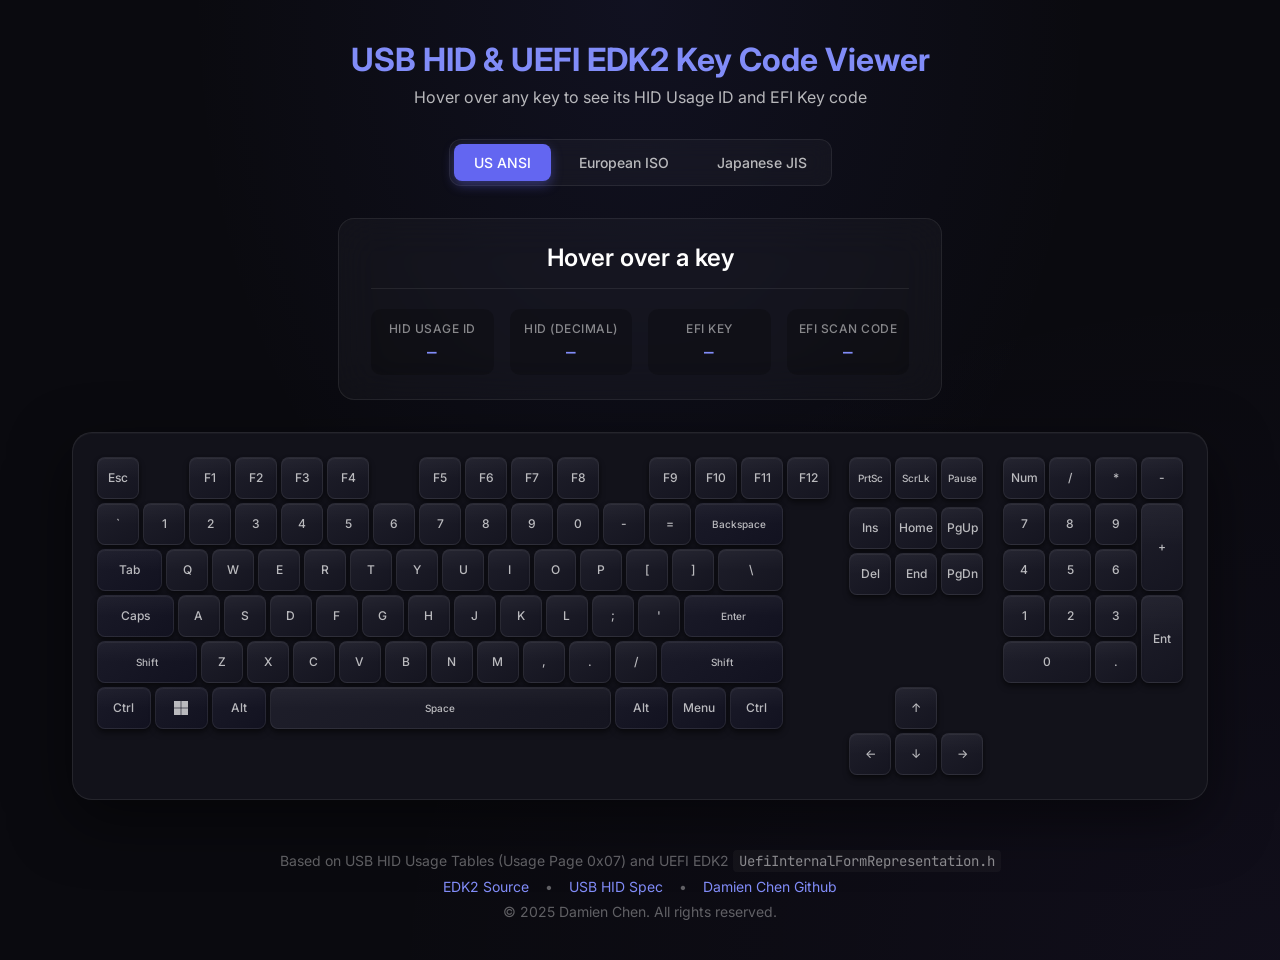
<file: index.html>
<!DOCTYPE html>
<html lang="en">

<head>
    <meta charset="UTF-8">
    <meta name="viewport" content="width=device-width, initial-scale=1.0">
    <title>USB HID & UEFI EDK2 Keyboard Code Viewer</title>
    <meta name="description"
        content="Interactive USB HID keyboard code viewer with UEFI EDK2 EFI key code mapping. Supports US ANSI, Japanese JIS, and European ISO layouts.">
    <link rel="stylesheet" href="index.css">
    <link rel="preconnect" href="https://fonts.googleapis.com">
    <link rel="preconnect" href="https://fonts.gstatic.com" crossorigin>
    <link
        href="https://fonts.googleapis.com/css2?family=Inter:wght@300;400;500;600;700&family=JetBrains+Mono:wght@400;500;600&display=swap"
        rel="stylesheet">
</head>

<body>
    <div class="container">
        <header class="header">
            <h1>USB HID & UEFI EDK2 Key Code Viewer</h1>
            <p class="subtitle">Hover over any key to see its HID Usage ID and EFI Key code</p>
        </header>

        <div class="layout-switcher">
            <button class="layout-btn active" data-layout="ansi">US ANSI</button>
            <button class="layout-btn" data-layout="iso">European ISO</button>
            <button class="layout-btn" data-layout="jis">Japanese JIS</button>
        </div>

        <div class="info-panel" id="infoPanel">
            <div class="info-header">
                <span class="info-key-name" id="keyName">Hover over a key</span>
            </div>
            <div class="info-grid">
                <div class="info-item">
                    <span class="info-label">HID Usage ID</span>
                    <span class="info-value" id="hidCode">—</span>
                </div>
                <div class="info-item">
                    <span class="info-label">HID (Decimal)</span>
                    <span class="info-value" id="hidDec">—</span>
                </div>
                <div class="info-item">
                    <span class="info-label">EFI Key</span>
                    <span class="info-value" id="efiKey">—</span>
                </div>
                <div class="info-item">
                    <span class="info-label">EFI Scan Code</span>
                    <span class="info-value" id="efiScan">—</span>
                </div>
            </div>
        </div>

        <div class="keyboard-wrapper">
            <div class="keyboard" id="keyboard">
                <!-- Keyboard will be generated by JavaScript -->
            </div>
        </div>

        <footer class="footer">
            <p>Based on USB HID Usage Tables (Usage Page 0x07) and UEFI EDK2
                <code>UefiInternalFormRepresentation.h</code>
            </p>
            <p class="source-links">
                <a href="https://github.com/tianocore/edk2" target="_blank">EDK2 Source</a>
                <span class="separator">•</span>
                <a href="https://www.usb.org/hid" target="_blank">USB HID Spec</a>
                <span class="separator">•</span>
                <a href="https://github.com/Damien-Chen" target="_blank">Damien Chen Github</a>
            </p>
            <p style="margin-top: 8px;">&copy; 2025 Damien Chen. All rights reserved.</p>
        </footer>
    </div>

    <script src="index.js"></script>
</body>

</html>
</file>
<file: index.css>
/* ============================================
   CSS Variables & Design Tokens
   ============================================ */
:root {
    /* Colors */
    --bg-primary: #0a0a0f;
    --bg-secondary: #12121a;
    --bg-tertiary: #1a1a25;
    --surface: rgba(255, 255, 255, 0.03);
    --surface-hover: rgba(255, 255, 255, 0.08);
    --border: rgba(255, 255, 255, 0.08);
    --border-hover: rgba(255, 255, 255, 0.15);

    --text-primary: #ffffff;
    --text-secondary: rgba(255, 255, 255, 0.7);
    --text-tertiary: rgba(255, 255, 255, 0.5);
    --text-muted: rgba(255, 255, 255, 0.35);

    --accent-primary: #6366f1;
    --accent-secondary: #818cf8;
    --accent-glow: rgba(99, 102, 241, 0.4);

    --key-bg: linear-gradient(145deg, #1e1e2a, #151520);
    --key-bg-hover: linear-gradient(145deg, #2a2a3a, #1a1a28);
    --key-shadow: 0 4px 6px rgba(0, 0, 0, 0.4),
        0 1px 3px rgba(0, 0, 0, 0.3),
        inset 0 1px 0 rgba(255, 255, 255, 0.05);
    --key-shadow-hover: 0 8px 16px rgba(99, 102, 241, 0.2),
        0 4px 8px rgba(0, 0, 0, 0.3),
        inset 0 1px 0 rgba(255, 255, 255, 0.1);

    /* Typography */
    --font-primary: 'Inter', -apple-system, BlinkMacSystemFont, sans-serif;
    --font-mono: 'JetBrains Mono', 'Fira Code', monospace;

    /* Sizing */
    --key-size: 48px;
    --key-gap: 4px;
    --key-radius: 8px;
    --section-gap: 20px;

    /* Transitions */
    --transition-fast: 150ms ease;
    --transition-normal: 250ms ease;
    --transition-smooth: 350ms cubic-bezier(0.4, 0, 0.2, 1);
}

/* ============================================
   Base Styles
   ============================================ */
*,
*::before,
*::after {
    box-sizing: border-box;
    margin: 0;
    padding: 0;
}

html {
    font-size: 16px;
    -webkit-font-smoothing: antialiased;
    -moz-osx-font-smoothing: grayscale;
}

body {
    font-family: var(--font-primary);
    background: var(--bg-primary);
    color: var(--text-primary);
    min-height: 100vh;
    overflow-x: auto;
    background-image:
        radial-gradient(ellipse at top, rgba(99, 102, 241, 0.08) 0%, transparent 50%),
        radial-gradient(ellipse at bottom right, rgba(139, 92, 246, 0.05) 0%, transparent 50%);
}

.container {
    max-width: 1600px;
    margin: 0 auto;
    padding: 40px 20px;
    display: flex;
    flex-direction: column;
    align-items: center;
    gap: 32px;
}

/* ============================================
   Header
   ============================================ */
.header {
    text-align: center;
}

.header h1 {
    font-size: 2rem;
    font-weight: 700;
    color: var(--accent-secondary);
    margin-bottom: 8px;
}

.subtitle {
    color: var(--text-secondary);
    font-size: 1rem;
    font-weight: 400;
}

/* ============================================
   Layout Switcher
   ============================================ */
.layout-switcher {
    display: flex;
    gap: 8px;
    padding: 4px;
    background: var(--surface);
    border: 1px solid var(--border);
    border-radius: 12px;
    backdrop-filter: blur(10px);
}

.layout-btn {
    padding: 10px 20px;
    border: none;
    background: transparent;
    color: var(--text-secondary);
    font-family: var(--font-primary);
    font-size: 0.875rem;
    font-weight: 500;
    border-radius: 8px;
    cursor: pointer;
    transition: var(--transition-fast);
}

.layout-btn:hover {
    color: var(--text-primary);
    background: var(--surface-hover);
}

.layout-btn.active {
    background: var(--accent-primary);
    color: var(--text-primary);
    box-shadow: 0 4px 12px var(--accent-glow);
}

/* ============================================
   Info Panel
   ============================================ */
.info-panel {
    background: var(--surface);
    border: 1px solid var(--border);
    border-radius: 16px;
    padding: 24px 32px;
    backdrop-filter: blur(20px);
    min-width: 500px;
    transition: var(--transition-smooth);
}

.info-panel.active {
    border-color: var(--accent-primary);
    box-shadow: 0 0 40px var(--accent-glow);
}

.info-header {
    text-align: center;
    margin-bottom: 20px;
    padding-bottom: 16px;
    border-bottom: 1px solid var(--border);
}

.info-key-name {
    font-size: 1.5rem;
    font-weight: 600;
    color: var(--text-primary);
}

.info-grid {
    display: grid;
    grid-template-columns: repeat(4, 1fr);
    gap: 16px;
}

.info-item {
    display: flex;
    flex-direction: column;
    align-items: center;
    gap: 6px;
    padding: 12px;
    background: rgba(0, 0, 0, 0.2);
    border-radius: 10px;
}

.info-label {
    font-size: 0.75rem;
    font-weight: 500;
    color: var(--text-tertiary);
    text-transform: uppercase;
    letter-spacing: 0.5px;
}

.info-value {
    font-family: var(--font-mono);
    font-size: 1rem;
    font-weight: 600;
    color: var(--accent-secondary);
}

/* ============================================
   Keyboard Wrapper & Sections
   ============================================ */
.keyboard-wrapper {
    padding: 24px;
    background: var(--bg-secondary);
    border: 1px solid var(--border);
    border-radius: 20px;
    box-shadow:
        0 20px 60px rgba(0, 0, 0, 0.5),
        inset 0 1px 0 rgba(255, 255, 255, 0.03);
    display: inline-block;
    /* Fit content */
}

.keyboard {
    display: flex;
    gap: 20px;
    /* Gap between Main, Nav, and Numpad blocks */
    align-items: flex-start;
}

.keyboard-block {
    display: flex;
    flex-direction: column;
    gap: var(--key-gap);
}

/* ============================================
   Main & Nav Rows
   ============================================ */
.keyboard-row {
    display: flex;
    gap: var(--key-gap);
    align-items: center;
}

.keyboard-section {
    display: flex;
    gap: var(--key-gap);
}

.section-gap {
    width: var(--section-gap);
}

/* ============================================
   Numpad Grid
   ============================================ */
.numpad-grid {
    display: grid;
    grid-template-columns: repeat(4, var(--key-size));
    grid-template-rows: repeat(5, var(--key-size));
    gap: var(--key-gap);
}

/* Numpad Key Spans */
.key-numpad-0 {
    grid-column: span 2;
    width: auto !important;
    /* Override fixed width */
}

.key-numpad-plus {
    grid-row: span 2;
    height: auto !important;
    /* Override fixed height */
}

.key-numpad-enter {
    grid-row: span 2;
    height: auto !important;
    /* Override fixed height */
}

/* ============================================
   Key Styles
   ============================================ */
.key {
    display: flex;
    align-items: center;
    justify-content: center;
    width: var(--key-size);
    /* Default width */
    height: var(--key-size);
    padding: 4px 8px;
    background: var(--key-bg);
    border: 1px solid var(--border);
    border-radius: var(--key-radius);
    box-shadow: var(--key-shadow);
    cursor: pointer;
    transition: var(--transition-fast);
    position: relative;
    overflow: hidden;
    user-select: none;
}

.key::before {
    content: '';
    position: absolute;
    top: 0;
    left: 0;
    right: 0;
    height: 50%;
    background: linear-gradient(to bottom, rgba(255, 255, 255, 0.03), transparent);
    border-radius: var(--key-radius) var(--key-radius) 0 0;
    pointer-events: none;
}

.key:hover {
    background: var(--key-bg-hover);
    border-color: var(--accent-primary);
    box-shadow: var(--key-shadow-hover);
    transform: translateY(-2px);
}

.key:hover .key-label {
    color: var(--text-primary);
}

.key.active {
    background: linear-gradient(145deg, var(--accent-primary), #4f46e5);
    border-color: var(--accent-secondary);
    box-shadow: 0 0 20px var(--accent-glow);
}

.key-label {
    font-family: var(--font-primary);
    font-size: 0.75rem;
    font-weight: 500;
    color: var(--text-secondary);
    text-align: center;
    line-height: 1.2;
    transition: var(--transition-fast);
    z-index: 1;
}

.key-label-small {
    font-size: 0.625rem;
}

.key-label-icon {
    font-size: 1rem;
}

.win-logo-svg {
    width: 14px;
    height: 14px;
    fill: currentColor;
    display: block;
}

/* Key size variations */
.key-1 {
    min-width: var(--key-size);
}

.key-1-25 {
    min-width: calc(var(--key-size) * 1.25 + var(--key-gap) * 0.25);
}

.key-1-5 {
    min-width: calc(var(--key-size) * 1.5 + var(--key-gap) * 0.5);
}

.key-1-75 {
    min-width: calc(var(--key-size) * 1.75 + var(--key-gap) * 0.75);
}

.key-2 {
    min-width: calc(var(--key-size) * 2 + var(--key-gap));
}

.key-2-25 {
    min-width: calc(var(--key-size) * 2.25 + var(--key-gap) * 1.25);
}

.key-2-75 {
    min-width: calc(var(--key-size) * 2.75 + var(--key-gap) * 1.75);
}

.key-6-25 {
    min-width: calc(var(--key-size) * 6.25 + var(--key-gap) * 5.25);
}

.key-7-5 {
    min-width: calc(var(--key-size) * 7.5 + var(--key-gap) * 6.5);
}

/* Special key sizes for different layouts */
.key-iso-enter {
    min-width: calc(var(--key-size) * 1.25 + var(--key-gap) * 0.25);
    height: calc(var(--key-size) * 2 + var(--key-gap));
    border-radius: var(--key-radius);
}

.key-numpad-0 {
    min-width: calc(var(--key-size) * 2 + var(--key-gap));
}

.key-numpad-enter,
.key-numpad-plus {
    height: calc(var(--key-size) * 2 + var(--key-gap));
}

/* Modifier key styling */
.key-modifier {
    background: linear-gradient(145deg, #1a1a28, #121220);
}

.key-modifier:hover {
    background: linear-gradient(145deg, #252535, #1a1a28);
}

/* ============================================
   Footer
   ============================================ */
.footer {
    text-align: center;
    padding-top: 20px;
    color: var(--text-muted);
    font-size: 0.875rem;
}

.footer code {
    font-family: var(--font-mono);
    color: var(--text-tertiary);
    background: var(--surface);
    padding: 2px 6px;
    border-radius: 4px;
}

.source-links {
    margin-top: 8px;
}

.source-links a {
    color: var(--accent-secondary);
    text-decoration: none;
    transition: var(--transition-fast);
}

.source-links a:hover {
    color: var(--accent-primary);
    text-decoration: underline;
}

.separator {
    margin: 0 12px;
    color: var(--text-muted);
}

/* ============================================
   Responsive
   ============================================ */
@media (max-width: 1400px) {
    :root {
        --key-size: 42px;
    }
}

@media (max-width: 1200px) {
    :root {
        --key-size: 36px;
    }

    .info-grid {
        grid-template-columns: repeat(2, 1fr);
    }

    .info-panel {
        min-width: 350px;
    }
}

@media (max-width: 768px) {
    :root {
        --key-size: 30px;
        --key-gap: 3px;
    }

    .header h1 {
        font-size: 1.5rem;
    }

    .container {
        padding: 20px 10px;
    }
}
</file>
